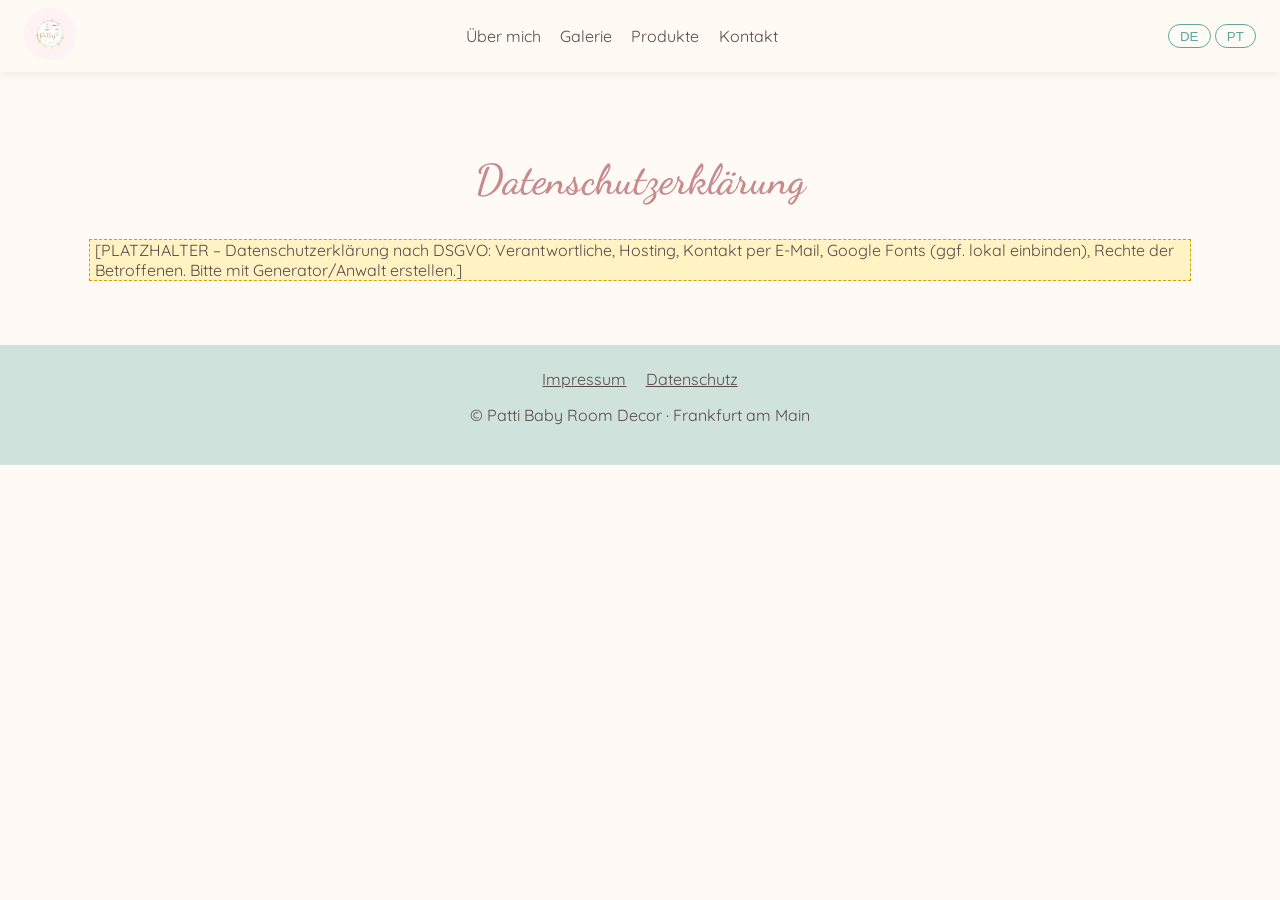
<file: datenschutz.html>
<!doctype html><html lang="de"><head><meta charset="utf-8"><meta name="viewport" content="width=device-width,initial-scale=1"><title>Patti Baby Room Decor</title><link rel="stylesheet" href="style.css"></head><body class="de"><header><a href="index.html"><img src="img/logo.jpg" alt="Logo"></a><nav><a href="index.html#about"><span lang="de">Über mich</span><span lang="pt">Sobre</span></a><a href="index.html#galerie"><span lang="de">Galerie</span><span lang="pt">Galeria</span></a><a href="index.html#produkte"><span lang="de">Produkte</span><span lang="pt">Produtos</span></a><a href="index.html#kontakt"><span lang="de">Kontakt</span><span lang="pt">Contato</span></a></nav><div class="lang"><button onclick="L('de')">DE</button> <button onclick="L('pt')">PT</button></div></header><section><h2>Datenschutzerklärung</h2><p class="ph">[PLATZHALTER – Datenschutzerklärung nach DSGVO: Verantwortliche, Hosting, Kontakt per E-Mail, Google Fonts (ggf. lokal einbinden), Rechte der Betroffenen. Bitte mit Generator/Anwalt erstellen.]</p></section><footer><a href="impressum.html">Impressum</a><a href="datenschutz.html"><span lang="de">Datenschutz</span><span lang="pt">Privacidade</span></a><p>© Patti Baby Room Decor · Frankfurt am Main</p></footer><script>function L(l){document.body.className=l;document.documentElement.lang=l;try{localStorage.lang=l}catch(e){}}try{if(localStorage.lang)L(localStorage.lang)}catch(e){}</script></body></html>
</file>
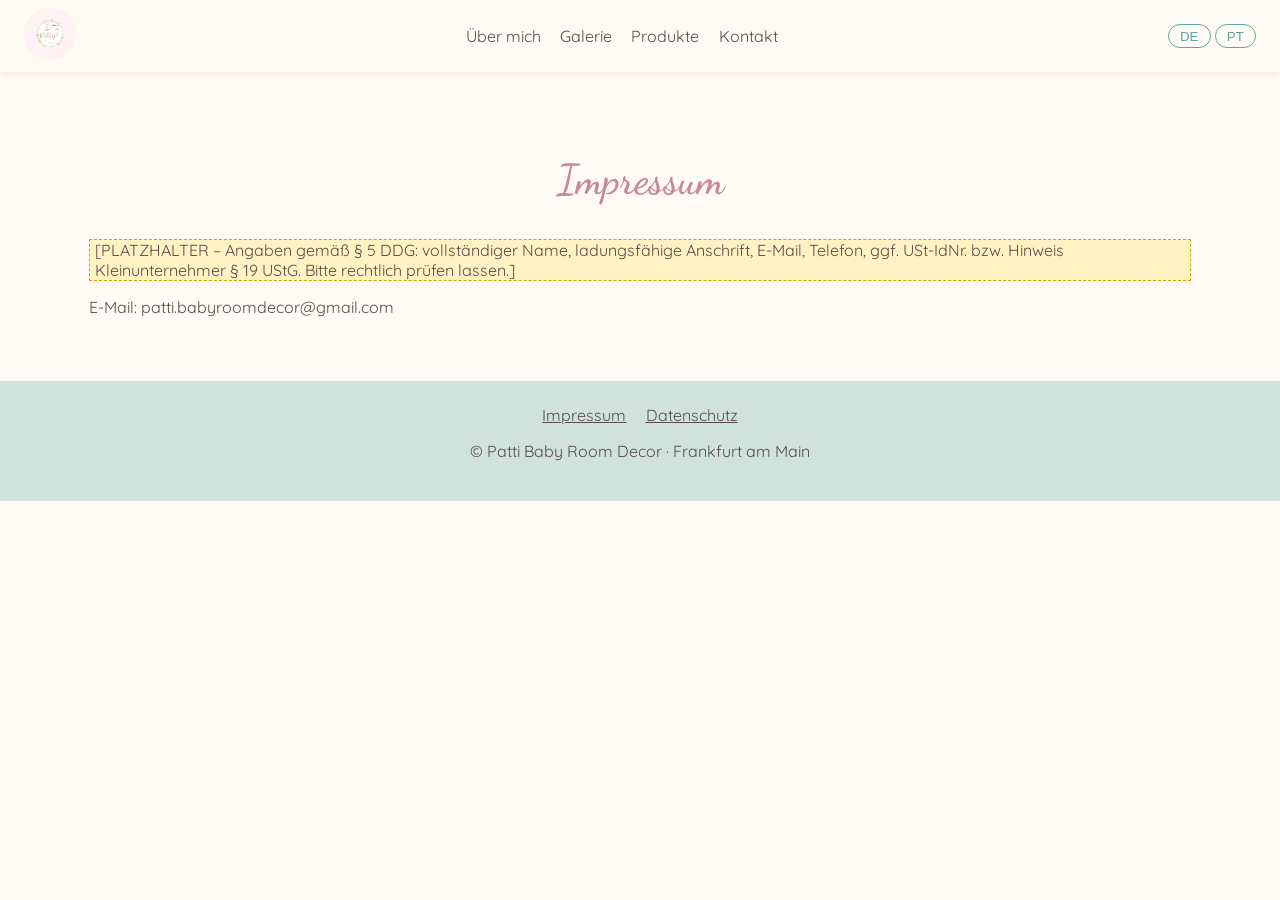
<file: impressum.html>
<!doctype html><html lang="de"><head><meta charset="utf-8"><meta name="viewport" content="width=device-width,initial-scale=1"><title>Patti Baby Room Decor</title><link rel="stylesheet" href="style.css"></head><body class="de"><header><a href="index.html"><img src="img/logo.jpg" alt="Logo"></a><nav><a href="index.html#about"><span lang="de">Über mich</span><span lang="pt">Sobre</span></a><a href="index.html#galerie"><span lang="de">Galerie</span><span lang="pt">Galeria</span></a><a href="index.html#produkte"><span lang="de">Produkte</span><span lang="pt">Produtos</span></a><a href="index.html#kontakt"><span lang="de">Kontakt</span><span lang="pt">Contato</span></a></nav><div class="lang"><button onclick="L('de')">DE</button> <button onclick="L('pt')">PT</button></div></header><section><h2>Impressum</h2><p class="ph">[PLATZHALTER – Angaben gemäß § 5 DDG: vollständiger Name, ladungsfähige Anschrift, E-Mail, Telefon, ggf. USt-IdNr. bzw. Hinweis Kleinunternehmer § 19 UStG. Bitte rechtlich prüfen lassen.]</p><p>E-Mail: patti.babyroomdecor@gmail.com</p></section><footer><a href="impressum.html">Impressum</a><a href="datenschutz.html"><span lang="de">Datenschutz</span><span lang="pt">Privacidade</span></a><p>© Patti Baby Room Decor · Frankfurt am Main</p></footer><script>function L(l){document.body.className=l;document.documentElement.lang=l;try{localStorage.lang=l}catch(e){}}try{if(localStorage.lang)L(localStorage.lang)}catch(e){}</script></body></html>
</file>
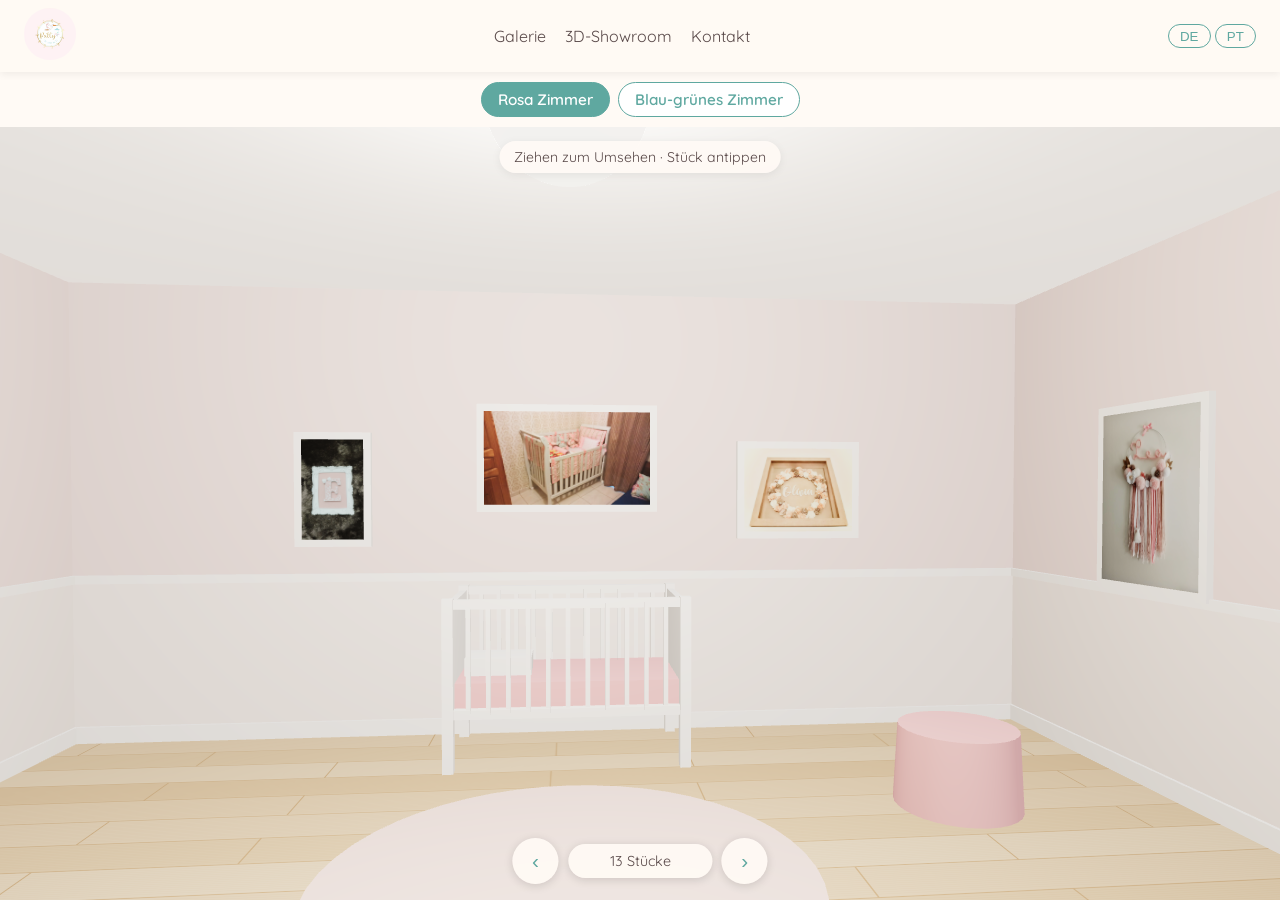
<file: showroom.html>
<!doctype html><html lang="de"><head><meta charset="utf-8"><meta name="viewport" content="width=device-width,initial-scale=1,viewport-fit=cover"><title>3D-Showroom · Patti Baby Room Decor</title><link rel="stylesheet" href="style.css"><style>
html,body{height:100%}body{overflow:hidden;display:flex;flex-direction:column}
#stage{position:relative;flex:1;min-height:0;background:#f3ece6;touch-action:none}
#stage canvas{display:block;width:100%;height:100%;outline:none}
.bar{display:flex;gap:.5rem;justify-content:center;align-items:center;flex-wrap:wrap;padding:.6rem 1rem;background:var(--cream)}
.tab{border:1px solid var(--teal);background:#fff;color:var(--teal);border-radius:22px;padding:.45rem 1rem;font:600 .95rem 'Quicksand',sans-serif;cursor:pointer}
.tab[aria-pressed=true]{background:var(--teal);color:#fff}
.hint{position:absolute;left:50%;top:14px;transform:translateX(-50%);background:#fffaf5e6;padding:.45rem .9rem;border-radius:20px;font-size:.88rem;box-shadow:0 2px 10px #0001;pointer-events:none;transition:opacity .6s;white-space:nowrap;max-width:92%;overflow:hidden;text-overflow:ellipsis}
.nav{position:absolute;bottom:16px;left:50%;transform:translateX(-50%);display:flex;gap:.6rem;align-items:center}
.nav button{width:46px;height:46px;border-radius:50%;border:0;background:#fffaf5ee;color:var(--teal);font-size:1.3rem;box-shadow:0 2px 10px #0002;cursor:pointer}
.nav .lbl{background:#fffaf5ee;border-radius:20px;padding:.5rem .9rem;font-size:.9rem;box-shadow:0 2px 10px #0002;min-width:9rem;text-align:center}
#loading{position:absolute;inset:0;display:flex;align-items:center;justify-content:center;font-size:1.05rem;background:#f3ece6;transition:opacity .5s}
#nogl{display:none;padding:2rem;text-align:center}
dialog{border:0;border-radius:18px;padding:0;max-width:min(92vw,560px);width:100%;max-height:92vh;overflow:auto;box-shadow:0 10px 40px #0003;color:var(--text)}
dialog::backdrop{background:#5a4a4a88}
dialog img{display:block;width:100%;max-height:52vh;object-fit:contain;background:#f6efe9}
dialog .in{padding:1rem 1.2rem 1.3rem}dialog h3{margin:.1rem 0 .3rem}dialog p{margin:.2rem 0 .8rem}
dialog .row{display:flex;gap:.6rem;flex-wrap:wrap}.ghost{background:none;border:1px solid var(--teal);color:var(--teal);border-radius:30px;padding:.7rem 1.3rem;cursor:pointer;margin-top:1rem;font:inherit}dialog .row{align-items:center}
</style></head><body class="de"><header><a href="index.html"><img src="img/logo.jpg" alt="Logo"></a><nav><a href="index.html#galerie"><span lang="de">Galerie</span><span lang="pt">Galeria</span></a><a href="showroom.html"><span lang="de">3D-Showroom</span><span lang="pt">Showroom 3D</span></a><a href="index.html#kontakt"><span lang="de">Kontakt</span><span lang="pt">Contato</span></a></nav><div class="lang"><button onclick="L('de')">DE</button> <button onclick="L('pt')">PT</button></div></header>
<div class="bar"><button class="tab" data-room="rosa" aria-pressed="true"><span lang="de">Rosa Zimmer</span><span lang="pt">Quarto rosa</span></button><button class="tab" data-room="azul" aria-pressed="false"><span lang="de">Blau-grünes Zimmer</span><span lang="pt">Quarto azul e verde</span></button></div>
<div id="stage"><div id="loading"><span lang="de">Zimmer wird eingerichtet …</span><span lang="pt">Montando o quarto…</span></div>
<div class="hint" id="hint"><span lang="de">Ziehen zum Umsehen · Stück antippen</span><span lang="pt">Arraste para olhar em volta · toque numa peça</span></div>
<div class="nav"><button id="prev" aria-label="Zurück">‹</button><div class="lbl" id="lbl">–</div><button id="next" aria-label="Weiter">›</button></div>
<div id="nogl"><span lang="de">Ihr Browser unterstützt kein 3D (WebGL). Alle Stücke finden Sie in der <a href="index.html#galerie">Galerie</a>.</span><span lang="pt">Seu navegador não suporta 3D (WebGL). Veja todas as peças na <a href="index.html#galerie">galeria</a>.</span></div></div>
<dialog id="dlg"><img id="dimg" alt=""><div class="in"><h3 id="dtitle"></h3><p id="ddesc"></p><div class="row"><a class="btn" id="dmail" href="#"><span lang="de">Dieses Stück anfragen</span><span lang="pt">Pedir esta peça</span></a><button class="ghost" onclick="dlg.close()"><span lang="de">Schließen</span><span lang="pt">Fechar</span></button></div></div></dialog>
<script>function L(l){document.body.className=l;document.documentElement.lang=l;try{localStorage.lang=l}catch(e){}window.dispatchEvent(new Event('langchange'))}try{if(localStorage.lang)L(localStorage.lang)}catch(e){}</script>
<script type="module" src="js/showroom.js"></script></body></html>
</file>
<file: style.css>
@font-face{font-family:'Quicksand';font-style:normal;font-weight:400;font-display:swap;src:url(fonts/quicksand-latin-400-normal.woff2) format('woff2')}
@font-face{font-family:'Quicksand';font-style:normal;font-weight:600;font-display:swap;src:url(fonts/quicksand-latin-600-normal.woff2) format('woff2')}
@font-face{font-family:'Dancing Script';font-style:normal;font-weight:600;font-display:swap;src:url(fonts/dancing-script-latin-600-normal.woff2) format('woff2')}

:root{--rose:#f6dfe0;--cream:#fffaf5;--sage:#cfe3dc;--teal:#5fa8a0;--text:#5a4a4a}
*{box-sizing:border-box}body{margin:0;font-family:'Quicksand',sans-serif;background:var(--cream);color:var(--text)}
body.de [lang=pt],body.pt [lang=de]{display:none}
header{position:sticky;top:0;background:#fffaf5ee;display:flex;align-items:center;justify-content:space-between;padding:.5rem 1.5rem;z-index:9;box-shadow:0 2px 8px #0001}
header img{height:52px;border-radius:50%}nav a{margin:0 .6rem;color:var(--text);text-decoration:none}
.lang button{border:1px solid var(--teal);background:none;border-radius:20px;padding:.2rem .7rem;cursor:pointer;color:var(--teal)}
.hero{min-height:75vh;display:flex;align-items:center;justify-content:center;text-align:center;background:linear-gradient(#fffaf5aa,#f6dfe0cc),url(img/feltro-37.jpg) center/cover}
h1,h2,h3{font-family:'Dancing Script',cursive;color:#c78a8f}h1{font-size:clamp(2.6rem,7vw,4.5rem);margin:0}h2{font-size:2.6rem;text-align:center}h3{font-size:1.9rem}
section{padding:3rem 1.5rem;max-width:1150px;margin:auto}.ph{background:#fff3c4;padding:0 .3rem;border:1px dashed #d4a200}
.btn{display:inline-block;margin-top:1rem;background:var(--teal);color:#fff;padding:.7rem 1.6rem;border-radius:30px;text-decoration:none}
.grid{display:grid;grid-template-columns:repeat(auto-fill,minmax(200px,1fr));gap:12px}.grid img{width:100%;aspect-ratio:1;object-fit:cover;border-radius:14px}
.cards{display:grid;grid-template-columns:repeat(auto-fit,minmax(200px,1fr));gap:16px}.card{background:#fff;border-radius:16px;padding:1.2rem;box-shadow:0 3px 12px #c78a8f22}
.alt{background:var(--rose);max-width:none}.alt>*{max-width:1150px;margin-left:auto;margin-right:auto}
footer{background:var(--sage);text-align:center;padding:1.5rem}footer a{color:var(--text);margin:0 .6rem}
@media(max-width:700px){nav{display:none}}
.video{padding:2.5rem 1rem 1rem}.vwrap{position:relative;max-width:960px;margin:auto;border-radius:18px;overflow:hidden;box-shadow:0 8px 30px #c78a8f33;background:#f6efe9;aspect-ratio:16/9}
.vwrap video{width:100%;height:100%;display:block;object-fit:cover}
.sound{position:absolute;right:12px;bottom:12px;border:0;border-radius:24px;padding:.55rem 1rem;background:#fffaf5ee;color:var(--text);font:600 .95rem 'Quicksand',sans-serif;cursor:pointer;box-shadow:0 2px 10px #0002}
.teaser{text-align:center}.teaser p{max-width:640px;margin:0 auto}
.me-wrap{display:flex;gap:2rem;align-items:center;flex-wrap:wrap}.me-text{flex:1 1 320px;min-width:0}
.me{margin:0;flex:0 0 auto}.me[hidden]{display:none}.me img{width:min(260px,70vw);aspect-ratio:4/5;object-fit:cover;border-radius:50% 50% 18px 18px;border:6px solid #fff;box-shadow:0 6px 24px #c78a8f33;display:block;margin:auto}
@media(max-width:700px){.me{flex-basis:100%}}
</file>
